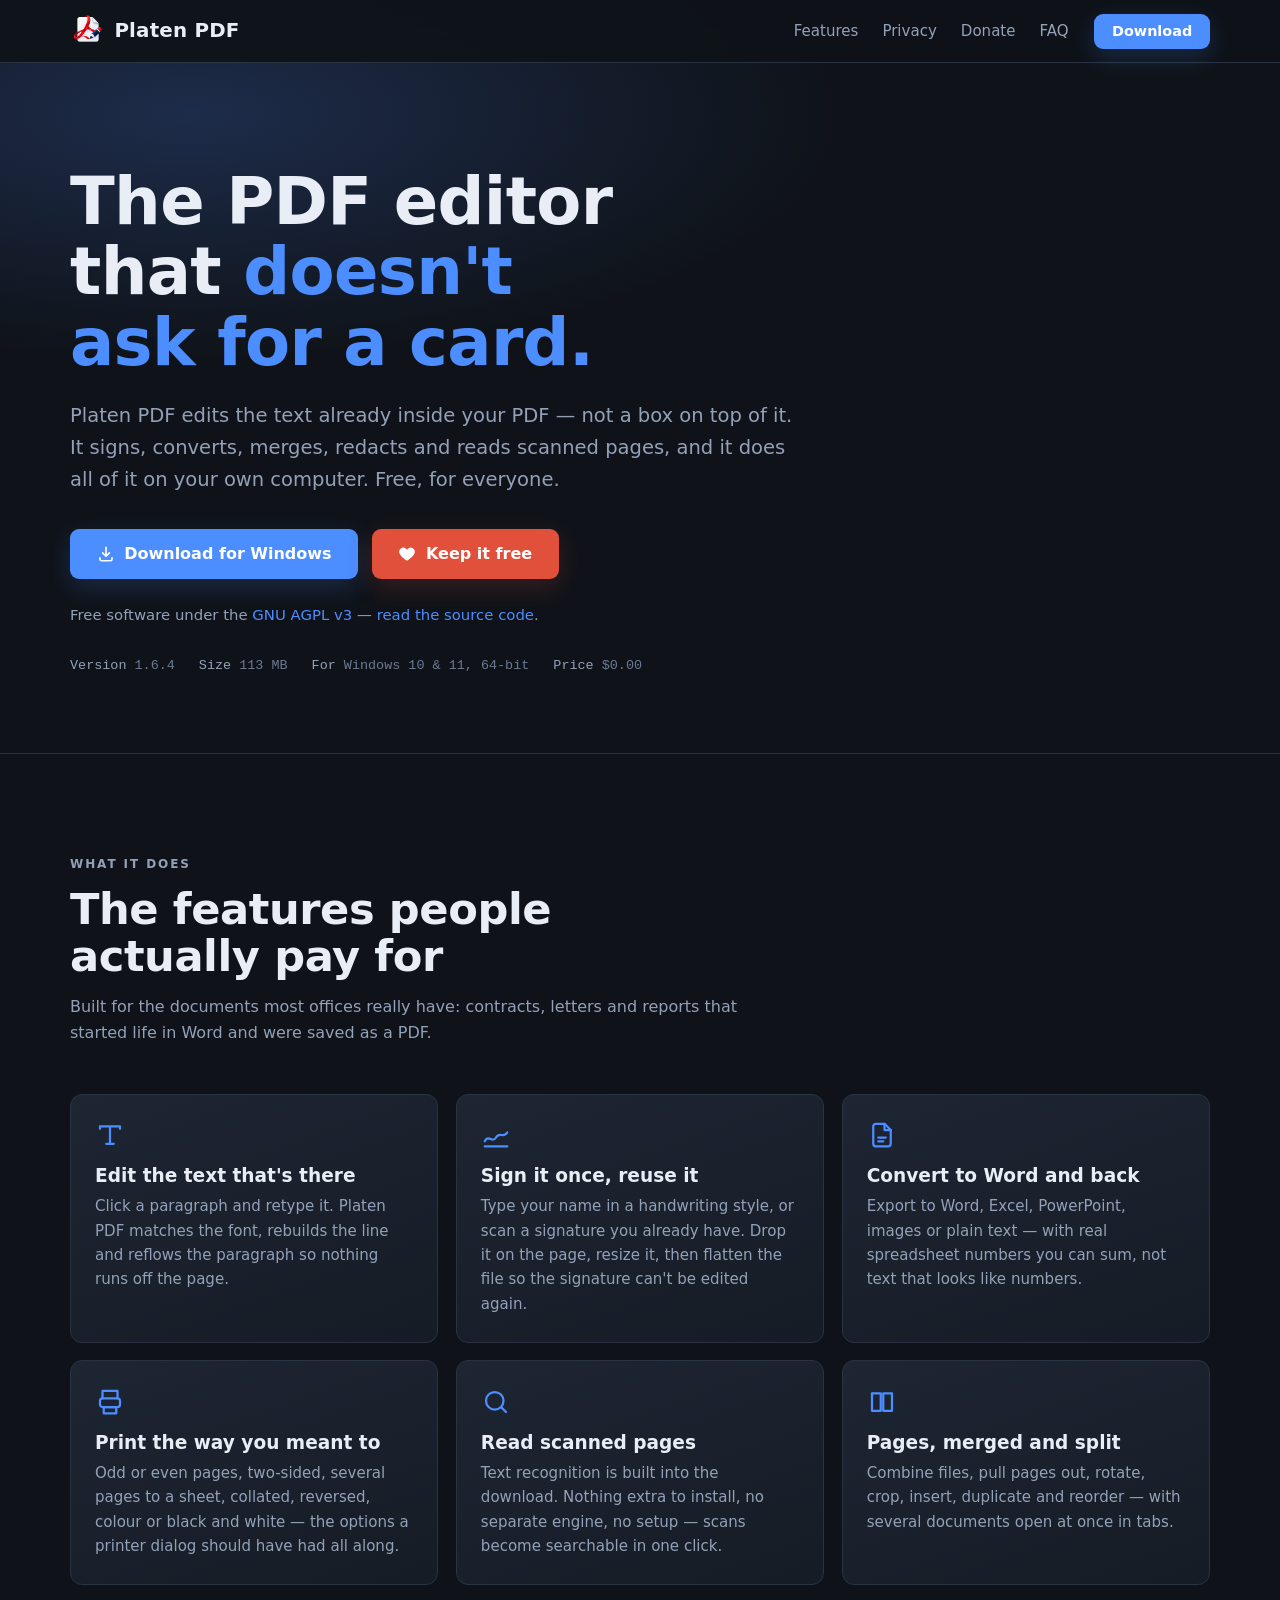
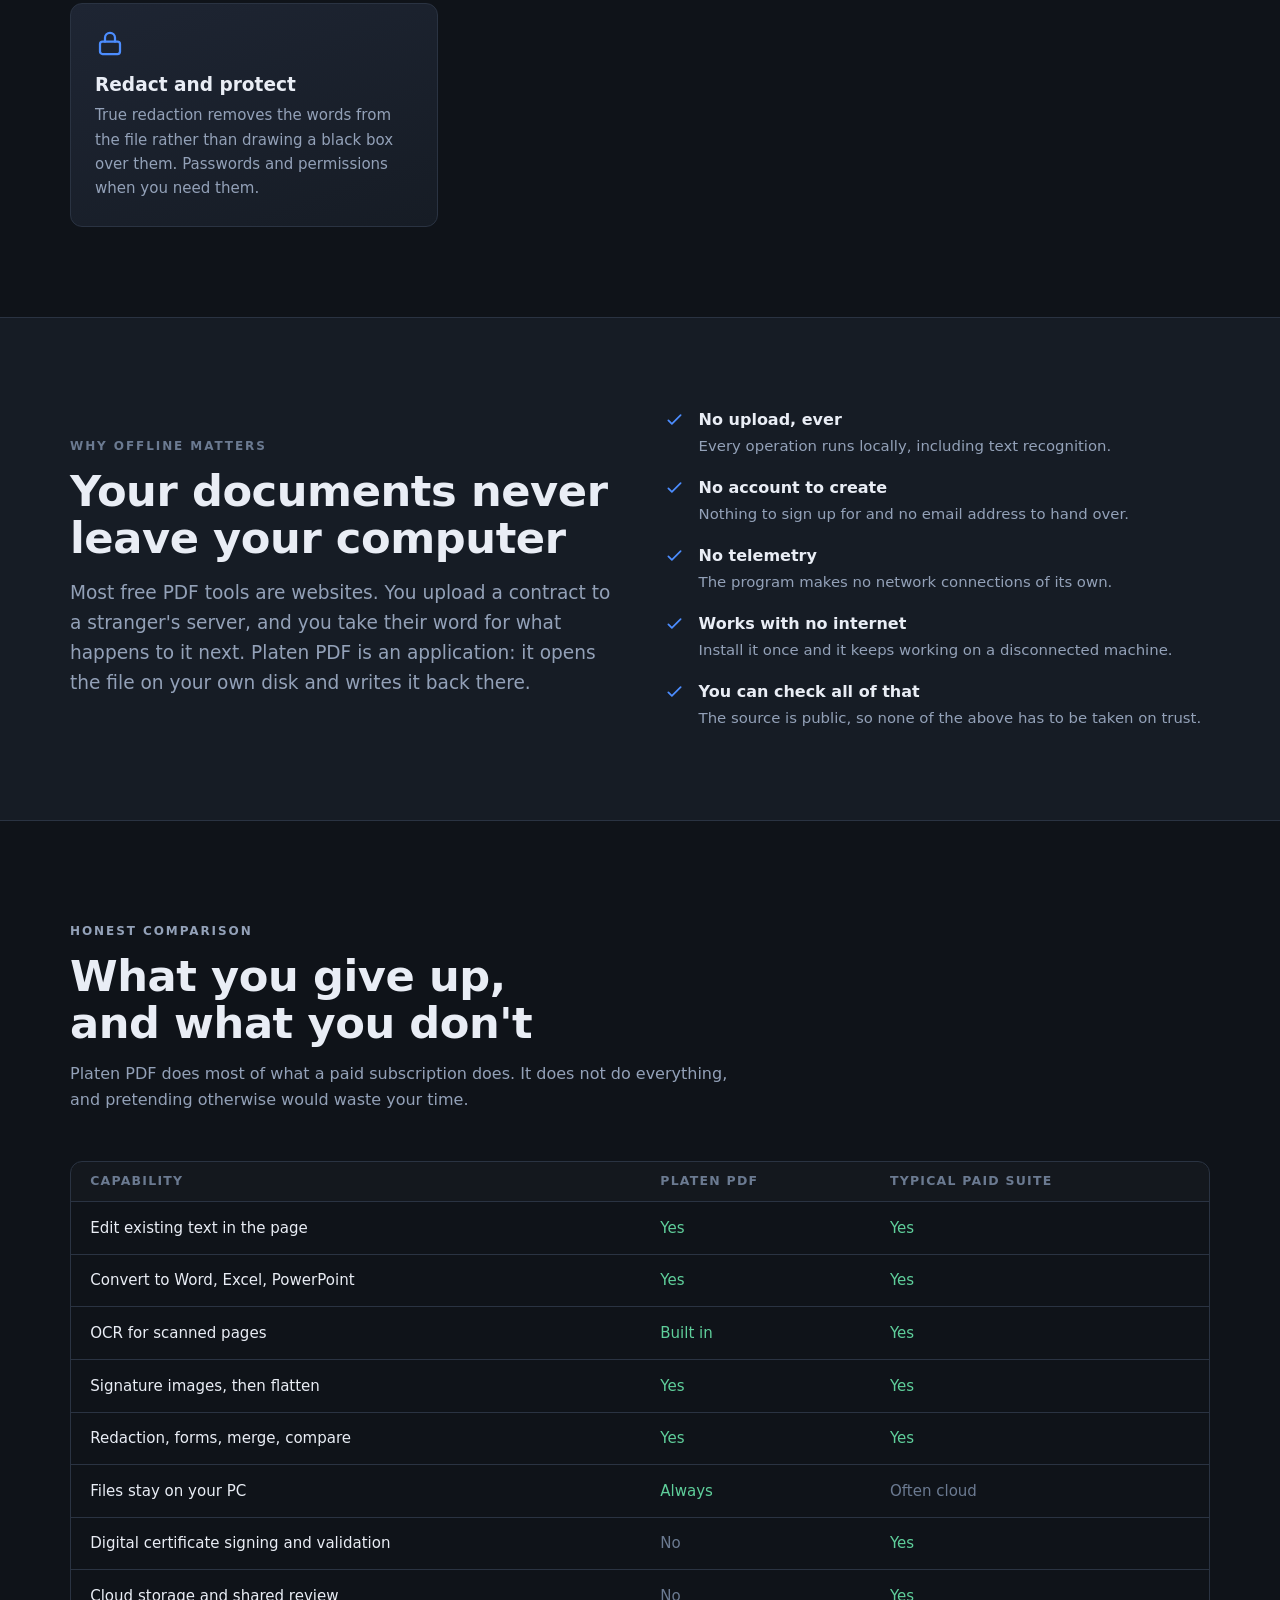
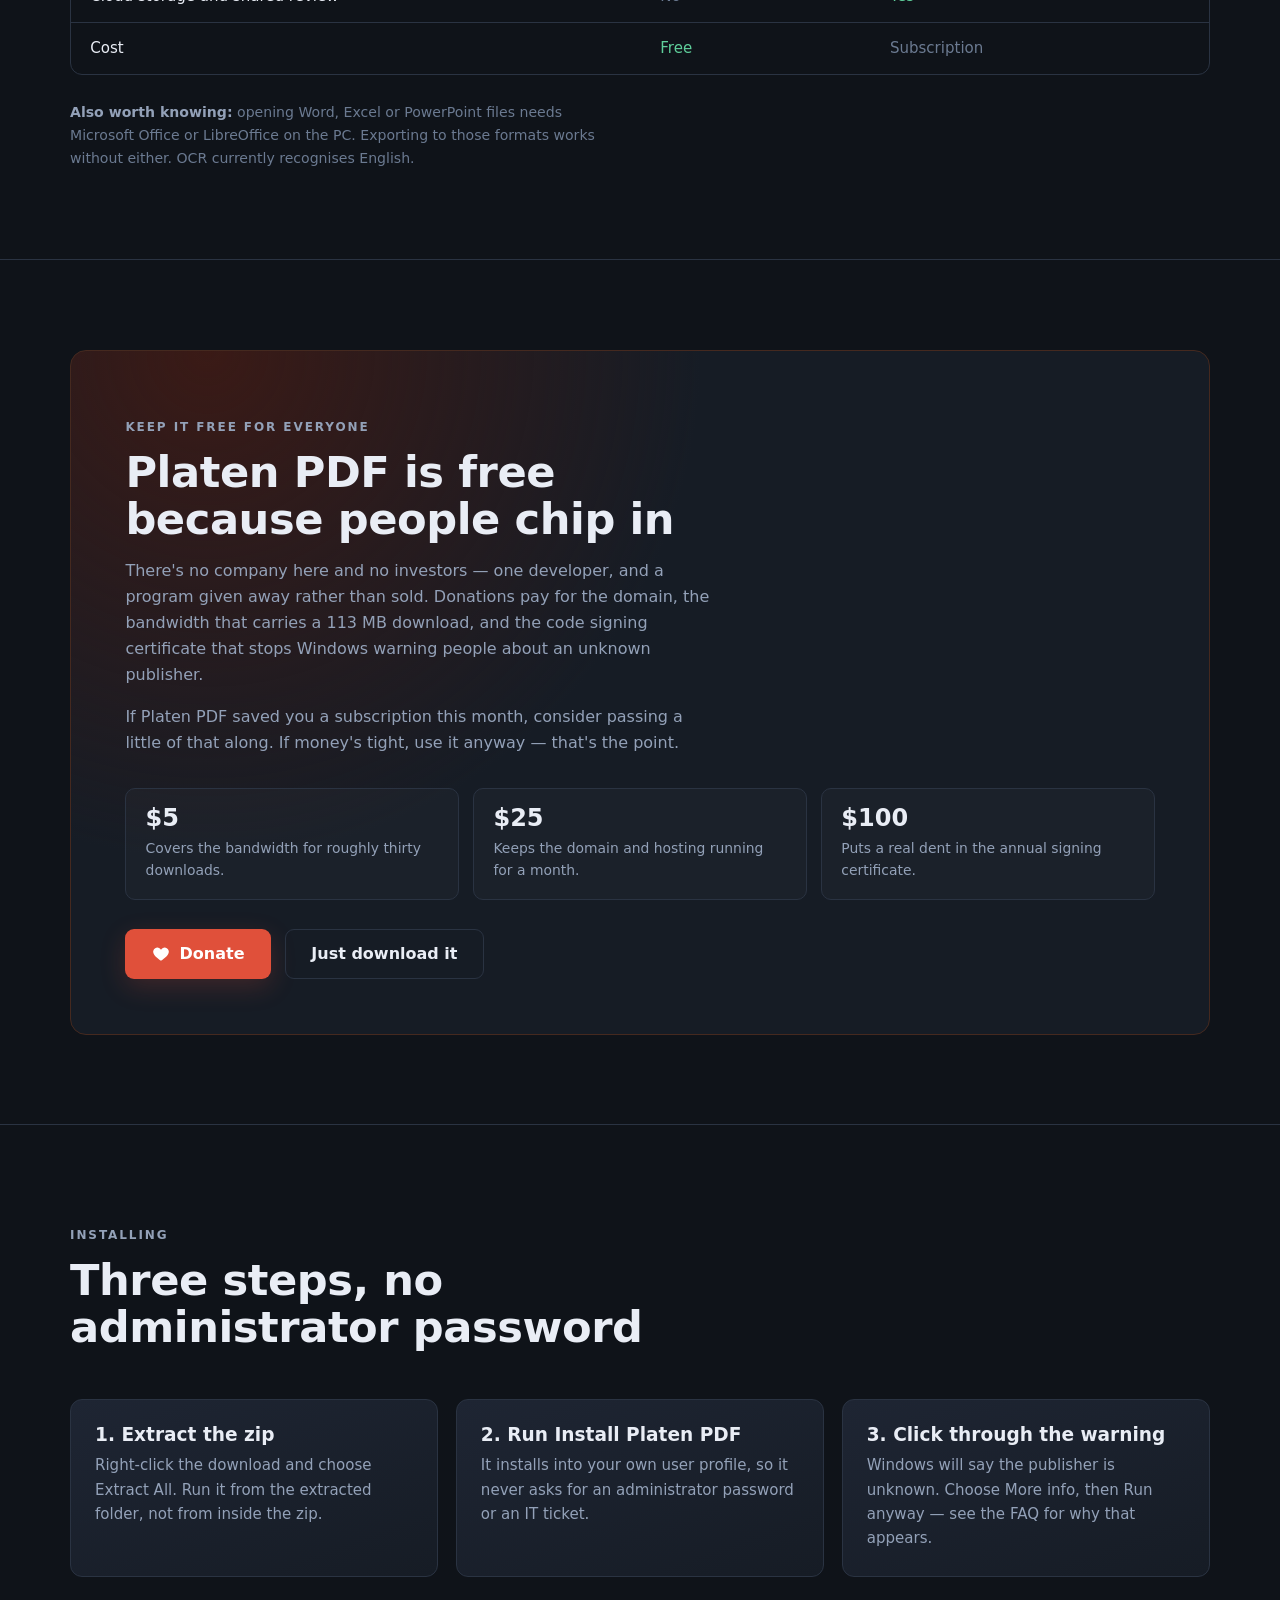
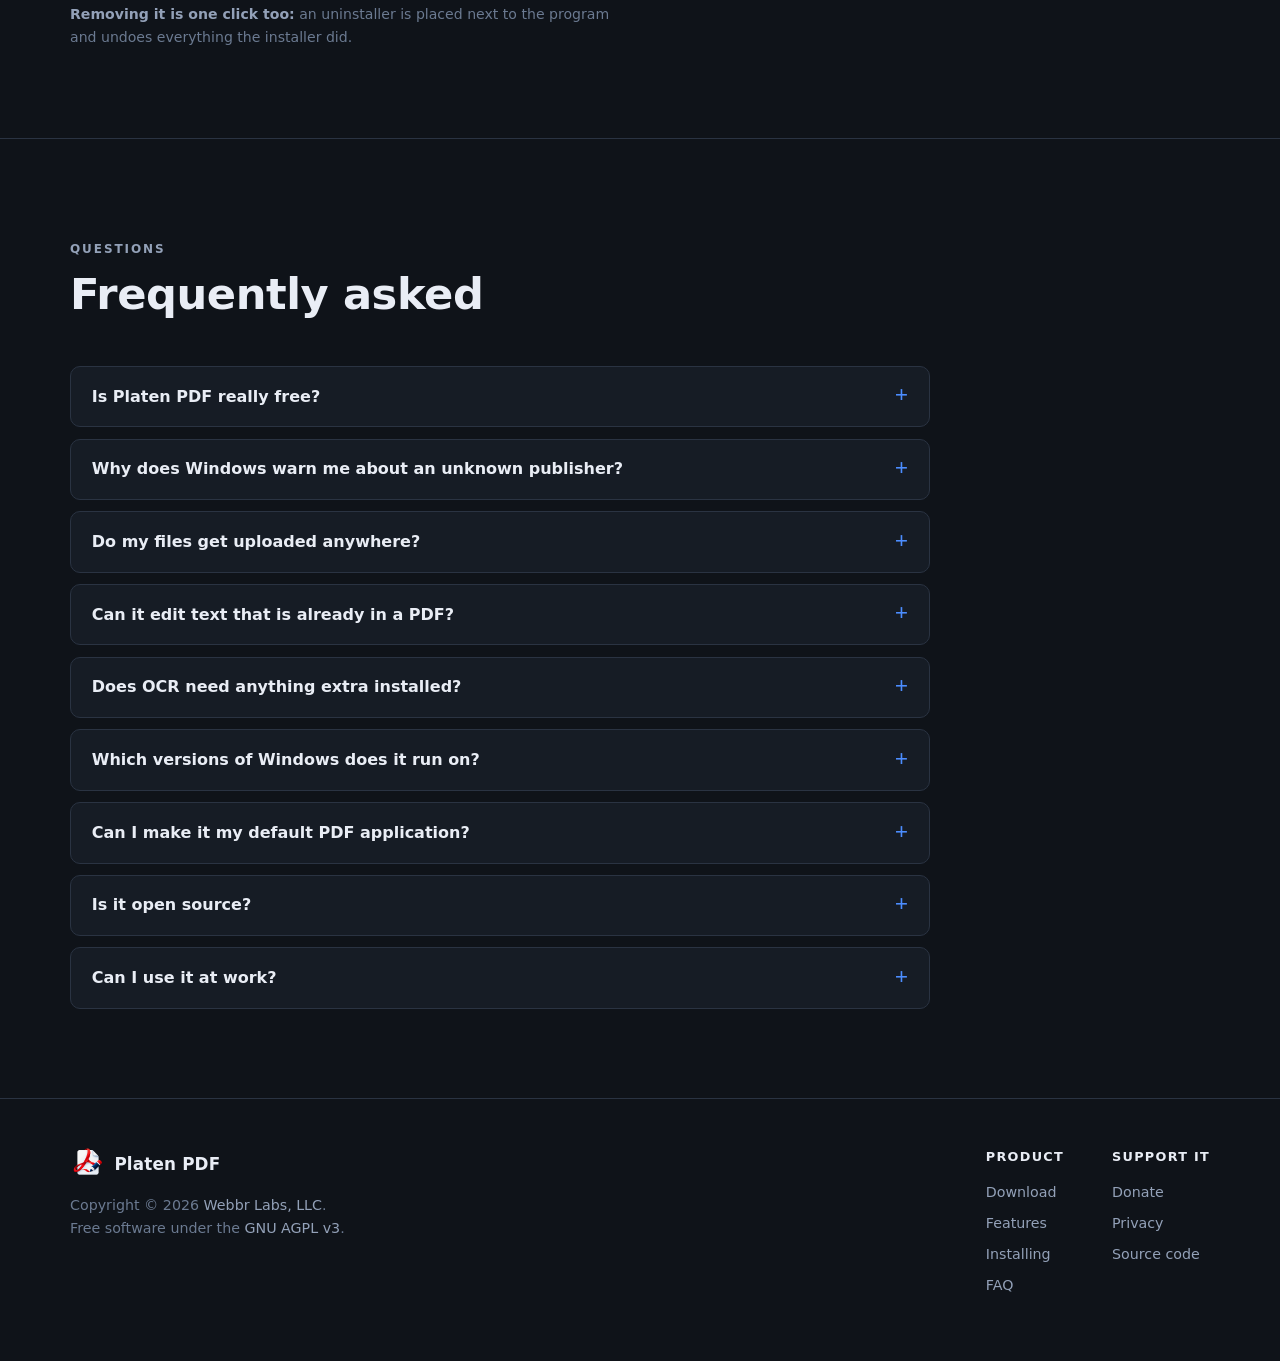
<file: site/index.html>
<!doctype html>
<html lang="en">
<head>
<meta charset="utf-8">
<meta name="viewport" content="width=device-width, initial-scale=1">

<title>Platen PDF — Free PDF Editor for Windows</title>
<meta name="description" content="A free PDF editor for Windows. Edit existing text directly in the page, sign documents, convert to Word, Excel and PowerPoint, and read scanned pages with built-in OCR. No subscription, no account, and no upload — every file stays on your own PC.">
<link rel="canonical" href="https://freepdf4you.com/">
<meta name="robots" content="index, follow, max-image-preview:large, max-snippet:-1">
<meta name="author" content="Webbr Labs, LLC">
<meta name="theme-color" content="#0f1319">
<meta name="application-name" content="Platen PDF">
<meta name="keywords" content="free pdf editor, pdf editor windows, edit pdf text, pdf to word, pdf ocr, sign pdf, offline pdf editor, pdf editor no subscription">

<meta property="og:type" content="website">
<meta property="og:site_name" content="Platen PDF">
<meta property="og:url" content="https://freepdf4you.com/">
<meta property="og:title" content="Platen PDF — Free PDF Editor for Windows">
<meta property="og:description" content="Edit PDF text in place, sign, convert and OCR. Free, offline, no subscription and no account. Your files never leave your PC.">
<meta property="og:image" content="https://freepdf4you.com/og-image.png">
<meta property="og:image:width" content="1200">
<meta property="og:image:height" content="630">
<meta property="og:image:alt" content="Platen PDF — a free PDF editor for Windows">
<meta property="og:locale" content="en_US">

<meta name="twitter:card" content="summary_large_image">
<meta name="twitter:title" content="Platen PDF — Free PDF Editor for Windows">
<meta name="twitter:description" content="Edit PDF text in place, sign, convert and OCR. Free, offline, no subscription. Your files never leave your PC.">
<meta name="twitter:image" content="https://freepdf4you.com/og-image.png">

<!-- sizes="any" belongs to scalable icons (SVG). Declaring it on an .ico makes
     Chrome skip the file and fall back to the generic globe, so the sizes here
     are the ones the file genuinely contains. -->
<link rel="icon" href="/favicon.ico" sizes="16x16 32x32 48x48">
<link rel="icon" type="image/png" sizes="32x32" href="/icon-32.png">
<link rel="icon" type="image/png" sizes="192x192" href="/icon-192.png">
<link rel="apple-touch-icon" sizes="180x180" href="/icon-180.png">

<style>
:root {
  --ink:    #0f1319;
  --slate:  #161c25;
  --raise:  #1e2533;
  --line:   #2a3342;
  --text:   #e9edf5;
  --muted:  #93a1b8;
  --dim:    #6b7a91;
  --blue:   #4c8dff;
  --seal:   #e0503a;
  --paper:  #f5f1e8;
  --paper-ink: #232018;

  --display: "Bahnschrift", "DIN Alternate", "Segoe UI Variable Display",
             "Segoe UI Semibold", system-ui, sans-serif;
  --body: "Segoe UI", system-ui, -apple-system, "Helvetica Neue", sans-serif;
  --mono: "Cascadia Mono", "Consolas", ui-monospace, monospace;

  --wrap: 1140px;
}

* { box-sizing: border-box; }
html { scroll-behavior: smooth; }
@media (prefers-reduced-motion: reduce) { html { scroll-behavior: auto; } }

body {
  margin: 0;
  background: var(--ink);
  color: var(--text);
  font: 16px/1.62 var(--body);
  -webkit-font-smoothing: antialiased;
  overflow-x: hidden;
}

h1, h2, h3 { font-family: var(--display); font-weight: 700; line-height: 1.08;
             letter-spacing: -.01em; text-wrap: balance; margin: 0; }
h1 { font-size: clamp(2.5rem, 5.4vw, 4.1rem); }
h2 { font-size: clamp(1.85rem, 3.6vw, 2.7rem); }
h3 { font-size: 1.16rem; letter-spacing: 0; }
p  { margin: 0; }
a  { color: var(--blue); text-decoration: none; }
a:hover { text-decoration: underline; }
:focus-visible { outline: 2px solid var(--blue); outline-offset: 3px; border-radius: 4px; }

.wrap { width: min(var(--wrap), calc(100% - 3rem)); margin-inline: auto; }
.eyebrow {
  font: 600 12px/1 var(--body); letter-spacing: .16em; text-transform: uppercase;
  color: var(--dim); margin-bottom: 1rem;
}
.lede { font-size: 1.16rem; color: var(--muted); max-width: 62ch; }

/* ---------- header ---------- */
header {
  position: sticky; top: 0; z-index: 50;
  background: #0f1319e8; backdrop-filter: blur(14px);
  border-bottom: 1px solid var(--line);
}
.bar { display: flex; align-items: center; gap: 1.6rem; padding: .85rem 0; }
.brand { display: flex; align-items: center; gap: .65rem; margin-right: auto; color: var(--text); }
.brand:hover { text-decoration: none; }
.brand img { width: 34px; height: 34px; display: block; }
.brand b { font: 700 1.24rem/1 var(--display); letter-spacing: .01em; }
nav { display: flex; gap: 1.5rem; }
nav a { color: var(--muted); font-size: .94rem; }
nav a:hover { color: var(--text); text-decoration: none; }

/* ---------- buttons ---------- */
.btn {
  display: inline-flex; align-items: center; gap: .6rem;
  font: 600 1rem/1 var(--body); padding: .95rem 1.6rem; border-radius: 9px;
  border: 1px solid transparent; cursor: pointer; transition: transform .14s, background .14s;
}
.btn:hover { text-decoration: none; transform: translateY(-1px); }
.btn-primary { background: var(--blue); color: #fff; box-shadow: 0 8px 26px #4c8dff33; }
.btn-primary:hover { background: #5f9bff; }
.btn-donate { background: var(--seal); color: #fff; box-shadow: 0 8px 26px #e0503a33; }
.btn-donate:hover { background: #ea6049; }
.btn-ghost { background: transparent; color: var(--text); border-color: var(--line); }
.btn-ghost:hover { border-color: #3d4b5f; background: #ffffff08; }
.btn-sm { padding: .58rem 1.05rem; font-size: .9rem; }
@media (prefers-reduced-motion: reduce) { .btn:hover { transform: none; } }

/* ---------- hero ---------- */
.hero { position: relative; padding: clamp(3.5rem, 8vw, 6.5rem) 0 clamp(3rem, 6vw, 5rem); }
.hero::before {
  content: ""; position: absolute; inset: -30% -20% auto -30%; height: 760px;
  background: radial-gradient(48% 46% at 30% 34%, #1d2c4a 0%, transparent 70%);
  pointer-events: none;
}
.hero .wrap { position: relative; }
.hero .wrap > div { max-width: 46rem; }
.hero h1 span { color: var(--blue); }
.hero .lede { margin-top: 1.4rem; font-size: 1.22rem; }
.cta { display: flex; flex-wrap: wrap; gap: .85rem; margin-top: 2.1rem; }
.specs {
  display: flex; flex-wrap: wrap; gap: 1.5rem; margin-top: 1.8rem;
  font: 400 .84rem/1.5 var(--mono); color: var(--dim);
}
.specs b { color: var(--muted); font-weight: 400; }
.sourceline { margin-top: 1.5rem; font-size: .93rem; color: var(--muted); }


/* ---------- sections ---------- */
section { padding: clamp(3.5rem, 7vw, 6rem) 0; border-top: 1px solid var(--line); }
.head { max-width: 66ch; margin-bottom: 3rem; }
.head p { margin-top: .9rem; color: var(--muted); }

.grid { display: grid; gap: 1.1rem; grid-template-columns: repeat(3, 1fr); }
.card {
  background: linear-gradient(160deg, var(--raise), var(--slate));
  border: 1px solid var(--line); border-radius: 12px; padding: 1.6rem 1.5rem;
  transition: border-color .16s, transform .16s;
}
.card:hover { border-color: #3a4a61; transform: translateY(-2px); }
@media (prefers-reduced-motion: reduce) { .card:hover { transform: none; } }
.card h3 { margin-bottom: .5rem; }
.card p { color: var(--muted); font-size: .94rem; }
.card .ic { width: 30px; height: 30px; margin-bottom: 1rem; color: var(--blue); }
.card .ic svg { width: 100%; height: 100%; display: block; }

/* ---------- privacy band ---------- */
.band { background: var(--slate); }
.band .wrap { display: grid; grid-template-columns: 1fr 1fr; gap: 3rem; align-items: center; }
.points { display: grid; gap: 1rem; }
.point { display: flex; gap: .85rem; align-items: flex-start; }
.point svg { width: 21px; height: 21px; flex: none; color: var(--blue); margin-top: 2px; }
.point b { display: block; font-weight: 600; }
.point span { color: var(--muted); font-size: .93rem; }

/* ---------- donate ---------- */
.donate {
  background:
    radial-gradient(70% 120% at 12% 0%, #3a1a16 0%, transparent 62%),
    var(--slate);
  border: 1px solid #45291f; border-radius: 16px;
  padding: clamp(2.2rem, 4.5vw, 3.4rem);
}
.donate h2 { max-width: 20ch; }
.donate p { color: var(--muted); margin-top: 1rem; max-width: 58ch; }
.tiers { display: grid; grid-template-columns: repeat(3, 1fr); gap: .9rem; margin: 2rem 0 1.8rem; }
.tier {
  border: 1px solid var(--line); border-radius: 10px; padding: 1.1rem 1.2rem;
  background: #ffffff06;
}
.tier b { font: 700 1.5rem/1 var(--display); display: block; color: var(--text); }
.tier span { font-size: .87rem; color: var(--muted); display: block; margin-top: .4rem; }

/* ---------- table ---------- */
.tablewrap { overflow-x: auto; border: 1px solid var(--line); border-radius: 12px; }
table { width: 100%; border-collapse: collapse; font-size: .94rem; min-width: 560px; }
th, td { padding: .85rem 1.2rem; text-align: left; border-bottom: 1px solid var(--line); }
thead th { font: 600 .78rem/1 var(--body); letter-spacing: .1em; text-transform: uppercase;
           color: var(--dim); background: #ffffff05; }
tbody tr:last-child td { border-bottom: 0; }
td.yes { color: #5fcf9b; } td.no { color: var(--dim); }
td:first-child { color: var(--text); }

/* ---------- faq ---------- */
.faq { display: grid; gap: .7rem; max-width: 860px; }
details {
  border: 1px solid var(--line); border-radius: 10px; background: var(--slate);
  padding: 1.05rem 1.3rem;
}
details[open] { border-color: #3a4a61; }
summary { cursor: pointer; font-weight: 600; list-style: none; display: flex;
          justify-content: space-between; gap: 1rem; align-items: center; }
summary::-webkit-details-marker { display: none; }
summary::after { content: "+"; color: var(--blue); font: 400 1.4rem/1 var(--mono); }
details[open] summary::after { content: "–"; }
details p { color: var(--muted); margin-top: .85rem; font-size: .95rem; }

/* ---------- footer ---------- */
footer { border-top: 1px solid var(--line); padding: 3rem 0 4rem; color: var(--dim); font-size: .89rem; }
footer .wrap { display: flex; flex-wrap: wrap; gap: 2rem 3rem; justify-content: space-between; }
footer a { color: var(--muted); }
footer .cols { display: flex; gap: 3rem; flex-wrap: wrap; }
footer .col { display: grid; gap: .5rem; align-content: start; }
footer .col b { color: var(--text); font-size: .8rem; letter-spacing: .1em;
                text-transform: uppercase; margin-bottom: .3rem; }

.note { font-size: .88rem; color: var(--dim); margin-top: 1.6rem; max-width: 62ch; }
.note b { color: var(--muted); font-weight: 600; }

@media (max-width: 900px) {
  .band .wrap { grid-template-columns: 1fr; }
  .grid, .tiers { grid-template-columns: 1fr; }
  nav { display: none; }
}
</style>
</head>
<body>

<header>
  <div class="wrap bar">
    <a class="brand" href="/">
      <img src="logo.png" alt="Platen PDF logo" width="34" height="34">
      <b>Platen PDF</b>
    </a>
    <nav>
      <a href="#features">Features</a>
      <a href="#privacy">Privacy</a>
      <a href="#donate">Donate</a>
      <a href="#faq">FAQ</a>
    </nav>
    <a class="btn btn-primary btn-sm" href="#download">Download</a>
  </div>
</header>

<main>

<div class="hero" id="download">
  <div class="wrap">
    <div>
      <h1>The PDF editor that <span>doesn't ask for a card.</span></h1>
      <p class="lede">Platen PDF edits the text already inside your PDF — not a box
        on top of it. It signs, converts, merges, redacts and reads scanned pages,
        and it does all of it on your own computer. Free, for everyone.</p>

      <div class="cta">
        <a class="btn btn-primary" href="https://github.com/david81te/Platen-PDF/releases/latest/download/PlatenPDF-Setup.zip">
          <svg width="18" height="18" viewBox="0 0 24 24" fill="none" stroke="currentColor" stroke-width="2.2" stroke-linecap="round" stroke-linejoin="round" aria-hidden="true"><path d="M12 3v12m0 0 4.5-4.5M12 15l-4.5-4.5M4 17v2a2 2 0 0 0 2 2h12a2 2 0 0 0 2-2v-2"/></svg>
          Download for Windows
        </a>
        <a class="btn btn-donate" href="#donate">
          <svg width="18" height="18" viewBox="0 0 24 24" fill="currentColor" aria-hidden="true"><path d="M12 21s-7.5-4.7-9.6-9A5.2 5.2 0 0 1 12 6.2 5.2 5.2 0 0 1 21.6 12c-2.1 4.3-9.6 9-9.6 9Z"/></svg>
          Keep it free
        </a>
      </div>

      <p class="sourceline">
        Free software under the
        <a href="https://www.gnu.org/licenses/agpl-3.0.html">GNU AGPL v3</a> —
        <a href="https://github.com/david81te/Platen-PDF">read the source code</a>.
      </p>

      <p class="specs">
        <span><b>Version</b> 1.6.4</span>
        <span><b>Size</b> 113 MB</span>
        <span><b>For</b> Windows 10 &amp; 11, 64-bit</span>
        <span><b>Price</b> $0.00</span>
      </p>
    </div>

  </div>
</div>

<section id="features">
  <div class="wrap">
    <div class="head">
      <p class="eyebrow">What it does</p>
      <h2>The features people actually pay for</h2>
      <p>Built for the documents most offices really have: contracts, letters and
         reports that started life in Word and were saved as a PDF.</p>
    </div>

    <div class="grid">
      <div class="card">
        <div class="ic"><svg viewBox="0 0 24 24" fill="none" stroke="currentColor" stroke-width="1.8" stroke-linecap="round" stroke-linejoin="round"><path d="M4 7V5h16v2M9 19h6M12 5v14"/></svg></div>
        <h3>Edit the text that's there</h3>
        <p>Click a paragraph and retype it. Platen PDF matches the font, rebuilds
           the line and reflows the paragraph so nothing runs off the page.</p>
      </div>
      <div class="card">
        <div class="ic"><svg viewBox="0 0 24 24" fill="none" stroke="currentColor" stroke-width="1.8" stroke-linecap="round" stroke-linejoin="round"><path d="M3 17c3-6 6 2 9-3s6 1 9-4"/><path d="M3 21h18"/></svg></div>
        <h3>Sign it once, reuse it</h3>
        <p>Type your name in a handwriting style, or scan a signature you already
           have. Drop it on the page, resize it, then flatten the file so the
           signature can't be edited again.</p>
      </div>
      <div class="card">
        <div class="ic"><svg viewBox="0 0 24 24" fill="none" stroke="currentColor" stroke-width="1.8" stroke-linecap="round" stroke-linejoin="round"><path d="M14 3H7a2 2 0 0 0-2 2v14a2 2 0 0 0 2 2h10a2 2 0 0 0 2-2V8z"/><path d="M14 3v5h5"/><path d="M9 14h6M9 17h4"/></svg></div>
        <h3>Convert to Word and back</h3>
        <p>Export to Word, Excel, PowerPoint, images or plain text — with real
           spreadsheet numbers you can sum, not text that looks like numbers.</p>
      </div>
      <div class="card">
        <div class="ic"><svg viewBox="0 0 24 24" fill="none" stroke="currentColor" stroke-width="1.8" stroke-linecap="round" stroke-linejoin="round"><path d="M6 9V3h12v6"/><rect x="4" y="9" width="16" height="7" rx="2"/><path d="M7 16h10v5H7z"/></svg></div>
        <h3>Print the way you meant to</h3>
        <p>Odd or even pages, two-sided, several pages to a sheet, collated,
           reversed, colour or black and white &mdash; the options a printer
           dialog should have had all along.</p>
      </div>
      <div class="card">
        <div class="ic"><svg viewBox="0 0 24 24" fill="none" stroke="currentColor" stroke-width="1.8" stroke-linecap="round" stroke-linejoin="round"><circle cx="11" cy="11" r="7"/><path d="m20 20-3.5-3.5"/></svg></div>
        <h3>Read scanned pages</h3>
        <p>Text recognition is built into the download. Nothing extra to install,
           no separate engine, no setup — scans become searchable in one click.</p>
      </div>
      <div class="card">
        <div class="ic"><svg viewBox="0 0 24 24" fill="none" stroke="currentColor" stroke-width="1.8" stroke-linecap="round" stroke-linejoin="round"><path d="M4 5h7v14H4zM13 5h7v14h-7z"/></svg></div>
        <h3>Pages, merged and split</h3>
        <p>Combine files, pull pages out, rotate, crop, insert, duplicate and
           reorder — with several documents open at once in tabs.</p>
      </div>
      <div class="card">
        <div class="ic"><svg viewBox="0 0 24 24" fill="none" stroke="currentColor" stroke-width="1.8" stroke-linecap="round" stroke-linejoin="round"><rect x="4" y="10" width="16" height="10" rx="2"/><path d="M8 10V7a4 4 0 0 1 8 0v3"/></svg></div>
        <h3>Redact and protect</h3>
        <p>True redaction removes the words from the file rather than drawing a
           black box over them. Passwords and permissions when you need them.</p>
      </div>
    </div>
  </div>
</section>

<section class="band" id="privacy">
  <div class="wrap">
    <div>
      <p class="eyebrow">Why offline matters</p>
      <h2>Your documents never leave your computer</h2>
      <p class="lede" style="margin-top:1rem">Most free PDF tools are websites. You
        upload a contract to a stranger's server, and you take their word for what
        happens to it next. Platen PDF is an application: it opens the file on your
        own disk and writes it back there.</p>
    </div>
    <div class="points">
      <div class="point">
        <svg viewBox="0 0 24 24" fill="none" stroke="currentColor" stroke-width="2" stroke-linecap="round" stroke-linejoin="round"><path d="m5 13 4 4L19 7"/></svg>
        <div><b>No upload, ever</b><span>Every operation runs locally, including text recognition.</span></div>
      </div>
      <div class="point">
        <svg viewBox="0 0 24 24" fill="none" stroke="currentColor" stroke-width="2" stroke-linecap="round" stroke-linejoin="round"><path d="m5 13 4 4L19 7"/></svg>
        <div><b>No account to create</b><span>Nothing to sign up for and no email address to hand over.</span></div>
      </div>
      <div class="point">
        <svg viewBox="0 0 24 24" fill="none" stroke="currentColor" stroke-width="2" stroke-linecap="round" stroke-linejoin="round"><path d="m5 13 4 4L19 7"/></svg>
        <div><b>No telemetry</b><span>The program makes no network connections of its own.</span></div>
      </div>
      <div class="point">
        <svg viewBox="0 0 24 24" fill="none" stroke="currentColor" stroke-width="2" stroke-linecap="round" stroke-linejoin="round"><path d="m5 13 4 4L19 7"/></svg>
        <div><b>Works with no internet</b><span>Install it once and it keeps working on a disconnected machine.</span></div>
      </div>
      <div class="point">
        <svg viewBox="0 0 24 24" fill="none" stroke="currentColor" stroke-width="2" stroke-linecap="round" stroke-linejoin="round"><path d="m5 13 4 4L19 7"/></svg>
        <div><b>You can check all of that</b><span>The source is public, so none of the above has to be taken on trust.</span></div>
      </div>
    </div>
  </div>
</section>

<section>
  <div class="wrap">
    <div class="head">
      <p class="eyebrow">Honest comparison</p>
      <h2>What you give up, and what you don't</h2>
      <p>Platen PDF does most of what a paid subscription does. It does not do
         everything, and pretending otherwise would waste your time.</p>
    </div>
    <div class="tablewrap">
      <table>
        <thead>
          <tr><th scope="col">Capability</th><th scope="col">Platen PDF</th><th scope="col">Typical paid suite</th></tr>
        </thead>
        <tbody>
          <tr><td>Edit existing text in the page</td><td class="yes">Yes</td><td class="yes">Yes</td></tr>
          <tr><td>Convert to Word, Excel, PowerPoint</td><td class="yes">Yes</td><td class="yes">Yes</td></tr>
          <tr><td>OCR for scanned pages</td><td class="yes">Built in</td><td class="yes">Yes</td></tr>
          <tr><td>Signature images, then flatten</td><td class="yes">Yes</td><td class="yes">Yes</td></tr>
          <tr><td>Redaction, forms, merge, compare</td><td class="yes">Yes</td><td class="yes">Yes</td></tr>
          <tr><td>Files stay on your PC</td><td class="yes">Always</td><td class="no">Often cloud</td></tr>
          <tr><td>Digital certificate signing and validation</td><td class="no">No</td><td class="yes">Yes</td></tr>
          <tr><td>Cloud storage and shared review</td><td class="no">No</td><td class="yes">Yes</td></tr>
          <tr><td>Cost</td><td class="yes">Free</td><td class="no">Subscription</td></tr>
        </tbody>
      </table>
    </div>
    <p class="note"><b>Also worth knowing:</b> opening Word, Excel or PowerPoint
      files needs Microsoft Office or LibreOffice on the PC. Exporting to those
      formats works without either. OCR currently recognises English.</p>
  </div>
</section>

<section id="donate">
  <div class="wrap">
    <div class="donate">
      <p class="eyebrow">Keep it free for everyone</p>
      <h2>Platen PDF is free because people chip in</h2>
      <p>There's no company here and no investors — one developer, and a program
         given away rather than sold. Donations pay for the domain, the bandwidth
         that carries a 113 MB download, and the code signing certificate that
         stops Windows warning people about an unknown publisher.</p>
      <p>If Platen PDF saved you a subscription this month, consider passing a
         little of that along. If money's tight, use it anyway — that's the point.</p>

      <div class="tiers">
        <div class="tier"><b>$5</b><span>Covers the bandwidth for roughly thirty downloads.</span></div>
        <div class="tier"><b>$25</b><span>Keeps the domain and hosting running for a month.</span></div>
        <div class="tier"><b>$100</b><span>Puts a real dent in the annual signing certificate.</span></div>
      </div>

      <div class="cta" style="margin-top:0">
        <a class="btn btn-donate" href="https://ko-fi.com/davidwillmore">
          <svg width="18" height="18" viewBox="0 0 24 24" fill="currentColor" aria-hidden="true"><path d="M12 21s-7.5-4.7-9.6-9A5.2 5.2 0 0 1 12 6.2 5.2 5.2 0 0 1 21.6 12c-2.1 4.3-9.6 9-9.6 9Z"/></svg>
          Donate
        </a>
        <a class="btn btn-ghost" href="#download">Just download it</a>
      </div>
    </div>
  </div>
</section>

<section id="install">
  <div class="wrap">
    <div class="head">
      <p class="eyebrow">Installing</p>
      <h2>Three steps, no administrator password</h2>
    </div>
    <div class="grid">
      <div class="card">
        <h3>1. Extract the zip</h3>
        <p>Right-click the download and choose Extract All. Run it from the
           extracted folder, not from inside the zip.</p>
      </div>
      <div class="card">
        <h3>2. Run Install Platen PDF</h3>
        <p>It installs into your own user profile, so it never asks for an
           administrator password or an IT ticket.</p>
      </div>
      <div class="card">
        <h3>3. Click through the warning</h3>
        <p>Windows will say the publisher is unknown. Choose More info, then Run
           anyway — see the FAQ for why that appears.</p>
      </div>
    </div>
    <p class="note"><b>Removing it is one click too:</b> an uninstaller is placed
      next to the program and undoes everything the installer did.</p>
  </div>
</section>

<section id="faq">
  <div class="wrap">
    <div class="head">
      <p class="eyebrow">Questions</p>
      <h2>Frequently asked</h2>
    </div>
    <div class="faq">
      <details>
        <summary>Is Platen PDF really free?</summary>
        <p>Yes. There is no trial, no watermark, no page limit, no account and no
           upsell. Donations are voluntary and change nothing about what you get.</p>
      </details>
      <details>
        <summary>Why does Windows warn me about an unknown publisher?</summary>
        <p>Because the download is not code-signed. A signing certificate costs
           several hundred dollars a year from a certificate authority, and paying
           for one is exactly what donations are for. Until then, choose More info
           and then Run anyway. The warning is about the absence of a paid
           certificate, not about anything found in the file.</p>
      </details>
      <details>
        <summary>Do my files get uploaded anywhere?</summary>
        <p>No. Platen PDF is a desktop application and every operation — editing,
           conversion, OCR, signing — happens on your own PC. The program makes no
           network connections of its own, and it keeps working with the internet
           disconnected.</p>
      </details>
      <details>
        <summary>Can it edit text that is already in a PDF?</summary>
        <p>Yes, and that is the feature it was built around. Click a paragraph and
           retype it; Platen PDF matches the existing font, redraws the line and
           rewraps the paragraph. It works best on PDFs exported from Word, which
           is what most office documents are. Rotated and vertical text is refused
           rather than mangled.</p>
      </details>
      <details>
        <summary>Does OCR need anything extra installed?</summary>
        <p>No. The recognition engine and its models are inside the download.
           Nothing to install separately and no configuration. It currently
           recognises English.</p>
      </details>
      <details>
        <summary>Which versions of Windows does it run on?</summary>
        <p>64-bit Windows 10 and Windows 11. It needs the Microsoft Edge WebView2
           runtime, which both already include; if it is missing, the program says
           so and links to the free Microsoft installer. There is no macOS, Linux
           or ARM build.</p>
      </details>
      <details>
        <summary>Can I make it my default PDF application?</summary>
        <p>Yes. The installer adds Platen PDF to the Open with list, and
           File &gt; Set as default PDF app takes you to the Windows screen where
           you confirm it. Windows deliberately does not let any program make
           itself the default without you choosing it.</p>
      </details>
      <details>
        <summary>Is it open source?</summary>
        <p>Yes. Platen PDF is released under the GNU Affero General Public
           License v3, and the complete source is at
           <a href="https://github.com/david81te/Platen-PDF">github.com/david81te/Platen-PDF</a>.
           You are free to read it, build it yourself, modify it and pass it on,
           provided anything you pass on stays under the same licence.</p>
      </details>
      <details>
        <summary>Can I use it at work?</summary>
        <p>Yes. It installs per-user with no administrator rights, writes nothing
           outside your user profile, and needs no network access — which is
           usually what a locked-down machine cares about.</p>
      </details>
    </div>
  </div>
</section>

</main>

<footer>
  <div class="wrap">
    <div>
      <a class="brand" href="/" style="margin-bottom:.8rem">
        <img src="logo.png" alt="" width="28" height="28">
        <b style="font-size:1.05rem">Platen PDF</b>
      </a>
      <p>Copyright &copy; 2026 <a href="https://webbr-labs.com">Webbr Labs, LLC</a>.<br>
         Free software under the
         <a href="https://www.gnu.org/licenses/agpl-3.0.html">GNU AGPL v3</a>.</p>
    </div>
    <div class="cols">
      <div class="col">
        <b>Product</b>
        <a href="#download">Download</a>
        <a href="#features">Features</a>
        <a href="#install">Installing</a>
        <a href="#faq">FAQ</a>
      </div>
      <div class="col">
        <b>Support it</b>
        <a href="#donate">Donate</a>
        <a href="#privacy">Privacy</a>
        <a href="https://github.com/david81te/Platen-PDF">Source code</a>
      </div>
    </div>
  </div>
</footer>

<script type="application/ld+json">
{
  "@context": "https://schema.org",
  "@graph": [
    {
      "@type": "WebSite",
      "@id": "https://freepdf4you.com/#website",
      "url": "https://freepdf4you.com/",
      "name": "Platen PDF",
      "description": "A free PDF editor for Windows that works entirely offline.",
      "inLanguage": "en-US",
      "publisher": { "@id": "https://freepdf4you.com/#org" }
    },
    {
      "@type": "Organization",
      "@id": "https://freepdf4you.com/#org",
      "name": "Webbr Labs, LLC",
      "url": "https://webbr-labs.com",
      "logo": "https://freepdf4you.com/logo.png"
    },
    {
      "@type": "SoftwareApplication",
      "@id": "https://freepdf4you.com/#app",
      "name": "Platen PDF",
      "alternateName": "Platen PDF free PDF editor",
      "description": "A free PDF editor for Windows. Edit existing text directly in the page, add reusable signature images and flatten them, convert to Word, Excel and PowerPoint, run built-in OCR on scanned pages, merge and split documents, redact text and fill forms. Everything runs locally; no file is ever uploaded.",
      "applicationCategory": "BusinessApplication",
      "applicationSubCategory": "PDF Editor",
      "operatingSystem": "Windows 10, Windows 11 (64-bit)",
      "softwareVersion": "1.6.4",
      "fileSize": "113 MB",
      "downloadUrl": "https://github.com/david81te/Platen-PDF/releases/latest/download/PlatenPDF-Setup.zip",
      "installUrl": "https://freepdf4you.com/#download",
      "url": "https://freepdf4you.com/",
      "image": "https://freepdf4you.com/og-image.png",
      "screenshot": "https://freepdf4you.com/og-image.png",
      "inLanguage": "en-US",
      "author": { "@id": "https://freepdf4you.com/#org" },
      "isAccessibleForFree": true,
      "license": "https://www.gnu.org/licenses/agpl-3.0.html",
      "codeRepository": "https://github.com/david81te/Platen-PDF",
      "offers": {
        "@type": "Offer",
        "price": "0",
        "priceCurrency": "USD",
        "availability": "https://schema.org/InStock"
      },
      "featureList": [
        "Edit existing PDF text in place with font matching and paragraph reflow",
        "Typed or scanned signatures that can be flattened so they cannot be edited",
        "Printing with odd or even pages, two-sided, pages per sheet, collation and reverse order",
        "Convert PDF to Word, Excel, PowerPoint, images and plain text",
        "Built-in OCR for scanned pages with no separate engine to install",
        "Merge, split, extract, rotate, crop and reorder pages",
        "Two documents side by side, by dragging a tab to the edge of the window",
        "Tick boxes on printed forms that have no form field behind them",
        "True redaction that removes text rather than covering it",
        "Fill in forms by typing on the page, with working tick boxes and radio buttons",
        "Compare two PDFs and mark up the differences",
        "Watermarks, page numbers, headers and footers",
        "Password protection and permissions",
        "Works entirely offline with no account and no upload"
      ],
      "softwareRequirements": "64-bit Windows 10 or 11 with Microsoft Edge WebView2"
    },
    {
      "@type": "FAQPage",
      "@id": "https://freepdf4you.com/#faq",
      "mainEntity": [
        { "@type": "Question", "name": "Is Platen PDF really free?",
          "acceptedAnswer": { "@type": "Answer", "text": "Yes. There is no trial, no watermark, no page limit, no account and no upsell. Donations are voluntary and change nothing about what you get." } },
        { "@type": "Question", "name": "Why does Windows warn me about an unknown publisher?",
          "acceptedAnswer": { "@type": "Answer", "text": "Because the download is not code-signed. A signing certificate costs several hundred dollars a year, which is what donations go toward. Choose More info and then Run anyway. The warning is about the absence of a paid certificate, not about anything found in the file." } },
        { "@type": "Question", "name": "Do my files get uploaded anywhere?",
          "acceptedAnswer": { "@type": "Answer", "text": "No. Platen PDF is a desktop application and every operation, including editing, conversion, OCR and signing, happens on your own PC. The program makes no network connections of its own and keeps working with the internet disconnected." } },
        { "@type": "Question", "name": "Can it edit text that is already in a PDF?",
          "acceptedAnswer": { "@type": "Answer", "text": "Yes. Click a paragraph and retype it; Platen PDF matches the existing font, redraws the line and rewraps the paragraph. It works best on PDFs exported from Word. Rotated and vertical text is refused rather than mangled." } },
        { "@type": "Question", "name": "Does OCR need anything extra installed?",
          "acceptedAnswer": { "@type": "Answer", "text": "No. The recognition engine and its models are inside the download. It currently recognises English." } },
        { "@type": "Question", "name": "Which versions of Windows does it run on?",
          "acceptedAnswer": { "@type": "Answer", "text": "64-bit Windows 10 and Windows 11, using the Microsoft Edge WebView2 runtime that both already include. There is no macOS, Linux or ARM build." } },
        { "@type": "Question", "name": "Can I make it my default PDF application?",
          "acceptedAnswer": { "@type": "Answer", "text": "Yes. The installer adds Platen PDF to the Open with list, and File > Set as default PDF app opens the Windows screen where you confirm the choice." } },
        { "@type": "Question", "name": "Is Platen PDF open source?",
          "acceptedAnswer": { "@type": "Answer", "text": "Yes. Platen PDF is released under the GNU Affero General Public License v3 and the complete source code is published at https://github.com/david81te/Platen-PDF. You are free to read it, build it yourself, modify it and redistribute it, provided anything you pass on stays under the same licence." } },
        { "@type": "Question", "name": "Can I use it at work?",
          "acceptedAnswer": { "@type": "Answer", "text": "Yes. It installs per-user with no administrator rights, writes nothing outside your user profile and needs no network access." } }
      ]
    }
  ]
}
</script>

</body>
</html>
</file>
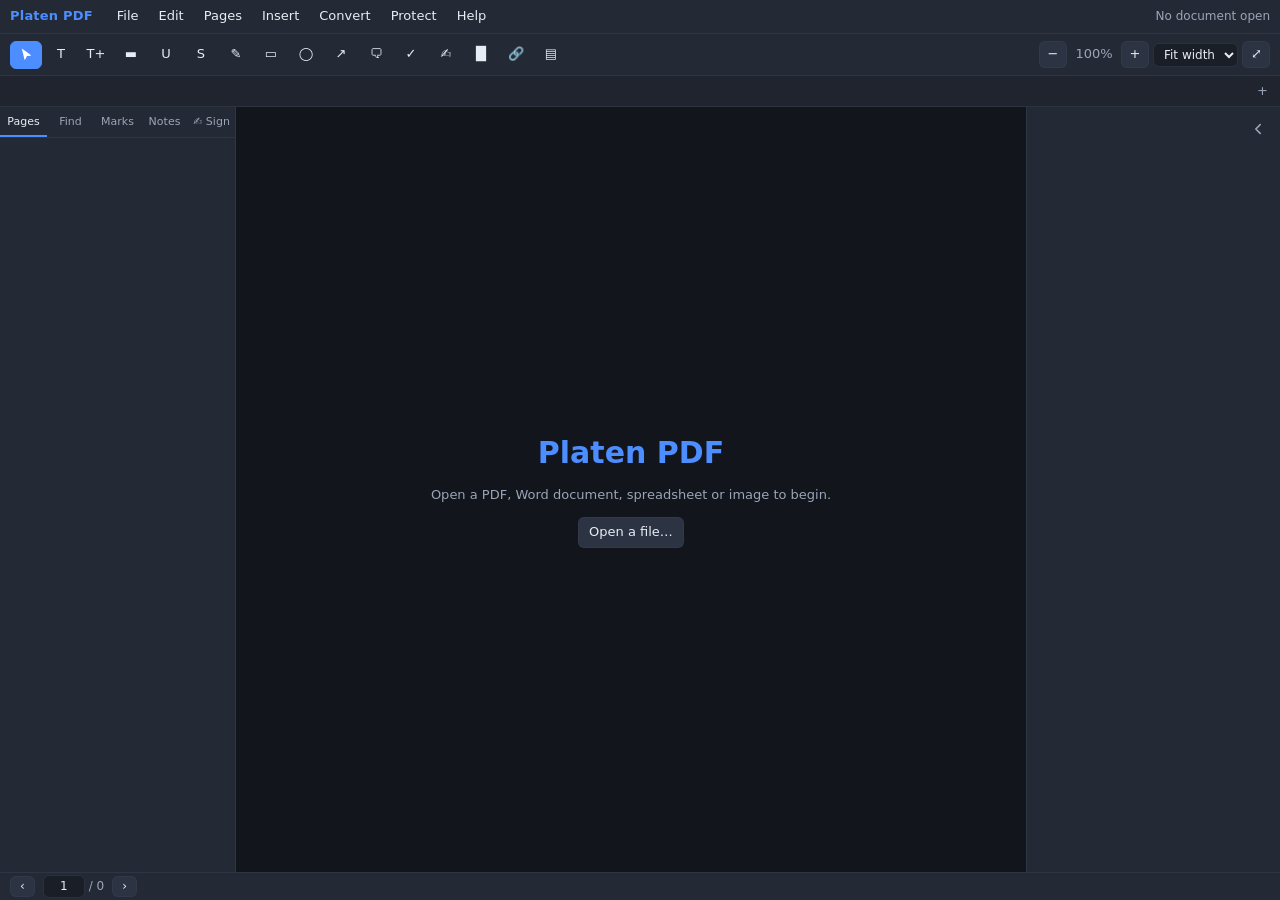
<file: ui/index.html>
<!DOCTYPE html>
<html lang="en">
<head>
<meta charset="utf-8">
<title>Platen PDF</title>
<link rel="stylesheet" href="styles.css">
</head>
<body>

<div id="menubar">
  <div class="brand">Platen&nbsp;PDF</div>
  <nav>
    <div class="menu" data-menu="file"><span>File</span>
      <ul>
        <li data-act="open">Open…<em>Ctrl+O</em></li>
        <li data-act="create">New from files…</li>
        <li class="sep"></li>
        <li data-act="save">Save<em>Ctrl+S</em></li>
        <li data-act="saveas">Save As…</li>
        <li class="sep"></li>
        <li class="sep"></li>
        <li data-act="print">Print…<em>Ctrl+P</em></li>
        <li class="sep"></li>
        <li data-act="props">Document properties…</li>
        <li data-act="defaultapp">Set as default PDF app…</li>
        <li data-act="close">Close document</li>
      </ul>
    </div>
    <div class="menu" data-menu="edit"><span>Edit</span>
      <ul>
        <li data-act="undo">Undo<em>Ctrl+Z</em></li>
        <li data-act="redo">Redo<em>Ctrl+Y</em></li>
        <li class="sep"></li>
        <li data-act="find">Find…<em>Ctrl+F</em></li>
        <li data-act="replace">Find &amp; replace…</li>
        <li class="sep"></li>
        <li data-act="compare">Compare with…</li>
      </ul>
    </div>
    <div class="menu" data-menu="pages"><span>Pages</span>
      <ul>
        <li data-act="rotateL">Rotate left</li>
        <li data-act="rotateR">Rotate right</li>
        <li data-act="insert">Insert blank page…</li>
        <li data-act="duplicate">Duplicate page</li>
        <li data-act="delete">Delete page</li>
        <li class="sep"></li>
        <li data-act="merge">Merge files…</li>
        <li data-act="mergetab">Merge an open tab…</li>
        <li data-act="split">Split document…</li>
        <li data-act="extract">Extract pages…</li>
        <li class="sep"></li>
        <li data-act="cropstart">Crop page…</li>
        <li data-act="cropreset">Reset crop</li>
      </ul>
    </div>
    <div class="menu" data-menu="insert"><span>Insert</span>
      <ul>
        <li data-act="watermark">Watermark…</li>
        <li data-act="wmimage">Image watermark…</li>
        <li data-act="numbers">Page numbers…</li>
        <li data-act="headfoot">Header and footer…</li>
        <li data-act="bates">Bates numbering…</li>
        <li data-act="bg">Background colour…</li>
        <li class="sep"></li>
        <li data-act="signature">Signature…</li>
        <li data-act="image">Image…</li>
        <li data-act="bookmarks">Bookmarks…</li>
      </ul>
    </div>
    <div class="menu" data-menu="convert"><span>Convert</span>
      <ul>
        <li data-act="docx">To Word (.docx)…</li>
        <li data-act="xlsx">To Excel (.xlsx)…</li>
        <li data-act="pptx">To PowerPoint (.pptx)…</li>
        <li data-act="images">To images…</li>
        <li data-act="text">To plain text…</li>
        <li class="sep"></li>
        <li data-act="ocr">Recognise text (OCR)…</li>
        <li data-act="compress">Compress…</li>
      </ul>
    </div>
    <div class="menu" data-menu="protect"><span>Protect</span>
      <ul>
        <li data-act="protect">Encrypt with password…</li>
        <li data-act="unprotect">Save unprotected copy…</li>
        <li class="sep"></li>
        <li data-act="flatten">Flatten annotations</li>
        <li data-act="flattenforms">Flatten form fields</li>
        <li class="sep"></li>
        <li data-act="redactapply">Apply redactions</li>
        <li data-act="redactclear">Clear redaction marks</li>
      </ul>
    </div>
    <div class="menu" data-menu="help"><span>Help</span>
      <ul>
        <li data-act="updates">Check for updates…</li>
        <li data-act="about">About Platen PDF</li>
      </ul>
    </div>
  </nav>
  <div class="docname" id="docname">No document open</div>
</div>

<div id="toolbar">
  <div class="tools">
    <button class="tool active" data-tool="select" title="Select"><svg viewBox="0 0 16 16" width="15" height="15" aria-hidden="true"><path d="M3 1.6 12.6 8.4a.45.45 0 0 1-.2.82l-3.9.5-1.9 3.6a.45.45 0 0 1-.85-.15L3 1.6Z" fill="currentColor"/></svg></button>
    <button class="tool" data-tool="text" title="Edit text">T</button>
    <button class="tool" data-tool="addtext" title="Add text box">T+</button>
    <button class="tool" data-tool="highlight" title="Highlight">▬</button>
    <button class="tool" data-tool="underline" title="Underline">U</button>
    <button class="tool" data-tool="strikeout" title="Strike through">S</button>
    <button class="tool" data-tool="ink" title="Draw">✎</button>
    <button class="tool" data-tool="rect" title="Rectangle">▭</button>
    <button class="tool" data-tool="circle" title="Ellipse">◯</button>
    <button class="tool" data-tool="arrow" title="Arrow">↗</button>
    <button class="tool" data-tool="note" title="Sticky note">🗨</button>
    <button class="tool" data-tool="stamp" title="Stamp">✓</button>
    <button class="tool" data-tool="sign" title="Place signature">✍</button>
    <button class="tool" data-tool="redact" title="Mark for redaction">█</button>
    <button class="tool" data-tool="link" title="Add link">🔗</button>
    <button class="tool" data-tool="field" title="Add form field">▤</button>
  </div>
  <div class="spacer"></div>
  <div class="zoombox">
    <button id="zoomout" title="Zoom out">−</button>
    <span id="zoomlabel">100%</span>
    <button id="zoomin" title="Zoom in">+</button>
    <select id="zoompick" title="Zoom">
      <option value="width">Fit width</option>
      <option value="page">Fit page</option>
      <option value="0.5">50%</option>
      <option value="0.75">75%</option>
      <option value="1">100%</option>
      <option value="1.25">125%</option>
      <option value="1.5">150%</option>
      <option value="2">200%</option>
      <option value="fixed" hidden>Custom</option>
    </select>
    <button id="zoomfit" title="Toggle fit width / fit page">⤢</button>
  </div>
</div>

<div id="tabbar">
  <div id="tabs"></div>
  <button id="tabadd" title="Open another document">+</button>
</div>

<div id="main">
  <aside id="sidebar">
    <div class="tabs">
      <button class="tab active" data-pane="thumbs">Pages</button>
      <button class="tab" data-pane="find">Find</button>
      <button class="tab" data-pane="outline">Marks</button>
      <button class="tab" data-pane="comments">Notes</button>
      <button class="tab" data-pane="sigs">✍ Sign</button>
    </div>
    <div class="pane active" id="pane-thumbs"></div>
    <div class="pane" id="pane-find">
      <div class="findbar">
        <input id="findq" type="text" placeholder="Search the document…" autocomplete="off">
        <label class="findopt"><input type="checkbox" id="findcase"> Match case</label>
        <div class="findnav">
          <button id="findprev" title="Previous">‹</button>
          <span id="findcount">Type to search</span>
          <button id="findnext" title="Next">›</button>
        </div>
      </div>
      <div id="findlist"></div>
    </div>
    <div class="pane" id="pane-outline"></div>
    <div class="pane" id="pane-comments"></div>
    <div class="pane" id="pane-sigs">
      <div id="account-strip"></div>
      <div class="sig-actions">
        <button id="sig-type">Type a signature…</button>
        <button id="sig-add">Add an image…</button>
      </div>
      <div id="sig-list"></div>
      <p class="hint">Pick a signature, choose the <b>✍</b> tool, then drag a
      box on the page. Signatures are drawn into the page itself, so once the
      file is saved they cannot be moved or deleted.</p>
    </div>
  </aside>

  <div id="panes">
   <section class="vpane" data-pane="0">
    <div class="viewer" id="viewer">
    <div class="stage" id="stage">
      <div class="pagewrap" id="pagewrap">
        <img class="pageimg" id="pageimg" alt="">
        <div class="overlay" id="overlay"></div>
        <canvas class="scratch" id="scratch"></canvas>
      </div>
    </div>
    <div class="empty" id="empty">
      <h1>Platen PDF</h1>
      <p>Open a PDF, Word document, spreadsheet or image to begin.</p>
      <button id="empty-open">Open a file…</button>
    </div>
  </div>
   </section>
  </div>


  <aside id="inspector">
    <button id="insp-toggle" title="Hide panel" aria-expanded="true" aria-controls="insp-body">
      <svg viewBox="0 0 16 16" width="14" height="14" aria-hidden="true"><path d="M10.5 3 5.5 8l5 5" fill="none" stroke="currentColor" stroke-width="1.8" stroke-linecap="round" stroke-linejoin="round"/></svg>
    </button>
    <div id="insp-body"></div>
  </aside>
</div>

<div id="statusbar">
  <button id="prev">‹</button>
  <span><input id="pagenum" type="text" value="1" size="3"> / <span id="pagetotal">0</span></span>
  <button id="next">›</button>
  <div class="spacer"></div>
  <div id="status"></div>
</div>

<div id="modal-back"><div id="modal"></div></div>
<div id="toast"></div>
<div id="busy"><div class="spinner"></div><span id="busytext">Working…</span></div>

<script src="app.js"></script>
</body>
</html>
</file>
<file: ui/styles.css>
:root {
  --bg: #1b1f27;
  --panel: #242a35;
  --panel-2: #2c3342;
  --line: #39415280;
  --ink: #e8ecf4;
  --muted: #9aa5b8;
  --accent: #4c8dff;
  --accent-dim: #2d5cad;
  --danger: #ef5b5b;
  --ok: #46c08a;
}

* { box-sizing: border-box; margin: 0; padding: 0; }

html, body {
  height: 100%;
  overflow: hidden;
  background: var(--bg);
  color: var(--ink);
  font: 13px/1.45 "Segoe UI", system-ui, sans-serif;
  user-select: none;
}

button {
  font: inherit;
  color: var(--ink);
  background: var(--panel-2);
  border: 1px solid var(--line);
  border-radius: 6px;
  padding: 5px 10px;
  cursor: pointer;
}
button:hover { background: #38415380; border-color: #4a5468; }
button:active { transform: translateY(1px); }
button.primary { background: var(--accent); border-color: var(--accent); color: #fff; }
button.primary:hover { background: #5d9aff; }
button.danger { background: var(--danger); border-color: var(--danger); color: #fff; }

input, select, textarea {
  font: inherit;
  color: var(--ink);
  background: #1a1e26;
  border: 1px solid var(--line);
  border-radius: 6px;
  padding: 5px 8px;
  width: 100%;
}
input:focus, select:focus, textarea:focus { outline: 1px solid var(--accent); }

/* ---- menu bar ---- */
#menubar {
  display: flex; align-items: center; gap: 4px;
  height: 34px; padding: 0 10px;
  background: var(--panel); border-bottom: 1px solid var(--line);
}
.brand { font-weight: 650; letter-spacing: .2px; color: var(--accent); margin-right: 10px; }
#menubar nav { display: flex; }
.menu { position: relative; }
.menu > span { display: block; padding: 6px 10px; border-radius: 5px; cursor: default; }
.menu:hover > span, .menu.open > span { background: var(--panel-2); }
.menu ul {
  display: none; position: absolute; top: 100%; left: 0; z-index: 60;
  min-width: 232px; padding: 5px;
  background: #2b3242; border: 1px solid var(--line);
  border-radius: 8px; box-shadow: 0 12px 30px #0009;
}
.menu.open ul { display: block; }
.menu li {
  list-style: none; display: flex; justify-content: space-between; gap: 18px;
  padding: 6px 9px; border-radius: 5px; cursor: pointer;
}
.menu li:hover { background: var(--accent-dim); }
.menu li em { color: var(--muted); font-style: normal; font-size: 11px; }
.menu li.sep { height: 1px; padding: 0; margin: 5px 4px; background: var(--line); pointer-events: none; }
.docname { margin-left: auto; color: var(--muted); font-size: 12px; }
.docname b { color: var(--ink); font-weight: 500; }

/* ---- toolbar ---- */
#toolbar {
  display: flex; align-items: center; gap: 10px;
  height: 42px; padding: 0 10px;
  background: var(--panel); border-bottom: 1px solid var(--line);
}
.tools { display: flex; gap: 3px; }
.tool {
  width: 32px; height: 28px; padding: 0;
  display: grid; place-items: center;
  background: transparent; border-color: transparent;
}
.tool svg { display: block; }
.tool:hover { background: var(--panel-2); border-color: var(--line); }
.tool.active { background: var(--accent); border-color: var(--accent); color: #fff; }
.spacer { flex: 1; }
.zoombox { display: flex; align-items: center; gap: 4px; }
.zoombox button { width: 28px; padding: 3px 0; }
#zoompick { width: auto; padding: 3px 6px; font-size: 12px; }
#zoomlabel { min-width: 46px; text-align: center; color: var(--muted); }

/* ---- layout ---- */
#main { display: flex; height: calc(100% - 34px - 42px - 31px - 28px); }

#sidebar {
  width: 236px; flex: 0 0 236px; display: flex; flex-direction: column;
  background: var(--panel); border-right: 1px solid var(--line);
}
.tabs { display: flex; border-bottom: 1px solid var(--line); }
.tab {
  flex: 1; border: 0; border-radius: 0; padding: 7px 1px;
  background: transparent; color: var(--muted); font-size: 11px;
  white-space: nowrap;
}
.tab.active { color: var(--ink); box-shadow: inset 0 -2px 0 var(--accent); }
.pane { display: none; flex: 1; overflow-y: auto; padding: 8px; }
.pane.active { display: block; }

#panes { flex: 1; display: flex; min-width: 0; min-height: 0; }
.vpane { flex: 1 1 0; min-width: 0; display: flex; flex-direction: column;
         position: relative; }
.vpane + .vpane { border-left: 1px solid var(--line); }
.viewer { flex: 1; position: relative; overflow: auto; background: #12151b; }
.stage { display: none; padding: 22px; min-height: 100%; }
.stage.on { display: grid; place-items: start center; }
/* No line-height: 0 here. It was guarding against the few pixels of space an
   inline image leaves beneath it, which .pageimg already avoids by being
   display: block - and because line-height inherits, every control drawn over
   the page got a zero-height line box. Buttons in the sticky-note bubble ended
   up shorter than their own text, so the red of Delete stopped above the
   bottom of the letters. */
.pagewrap { position: relative; box-shadow: 0 10px 40px #000a; }
.pageimg { display: block; max-width: none; }
.overlay { position: absolute; inset: 0; }
.scratch { position: absolute; inset: 0; pointer-events: none; }

.empty { position: absolute; inset: 0; display: grid; place-content: center; justify-items: center; gap: 12px; text-align: center; }
.empty h1 { font-size: 30px; font-weight: 600; color: var(--accent); }
.empty p { color: var(--muted); }

#inspector {
  width: 254px; flex: 0 0 254px; overflow-y: auto;
  background: var(--panel); border-left: 1px solid var(--line); padding: 10px;
  /* No transition on the width. Animating it re-lays-out the document beside
     it on every frame, and the page has to be redrawn at the end anyway, so
     the slide buys nothing and costs a stutter. */
}
/* Collapsed leaves a narrow rail rather than nothing, so the way back is
   always on screen. A panel that vanishes completely is a panel people
   cannot find again. */
#inspector.collapsed { width: 30px; flex: 0 0 30px; padding: 8px 3px; overflow: hidden; }
#inspector.collapsed #insp-body { display: none; }
#insp-toggle {
  display: block; width: 24px; height: 24px; padding: 0; margin: 0 0 6px auto;
  background: transparent; border: 1px solid transparent; border-radius: 5px;
  color: var(--muted); cursor: pointer; line-height: 0;
}
#insp-toggle:hover { background: var(--panel-2); border-color: var(--line); color: var(--ink); }
#inspector.collapsed #insp-toggle { margin: 0 auto; }
#insp-toggle svg { transition: transform .14s ease; }
#inspector.collapsed #insp-toggle svg { transform: rotate(180deg); }
@media (prefers-reduced-motion: reduce) {
  #insp-toggle svg { transition: none; }
}
#inspector h3 { font-size: 12px; text-transform: uppercase; letter-spacing: .6px; color: var(--muted); margin-bottom: 8px; }
.field { margin-bottom: 9px; }
.field label { display: block; font-size: 11.5px; color: var(--muted); margin-bottom: 3px; }
.field2 { display: grid; grid-template-columns: 1fr 1fr; gap: 10px; }
.field3 { display: grid; grid-template-columns: 1fr 1fr 1fr; gap: 6px; margin-bottom: 9px; }
.grouplabel { display: block; font-size: 11.5px; color: var(--muted); margin: 4px 0 3px; }
a.link { color: var(--accent); cursor: pointer; }
a.link:hover { text-decoration: underline; }
.row { display: flex; gap: 6px; }
.row > * { flex: 1; }
.swatches { display: flex; flex-wrap: wrap; gap: 5px; }
.swatch { width: 22px; height: 22px; border-radius: 5px; border: 2px solid transparent; cursor: pointer; }
.swatch.on { border-color: #fff; }
.hint { color: var(--muted); font-size: 11.5px; margin-top: 10px; line-height: 1.5; }

/* ---- status bar ---- */
#statusbar {
  display: flex; align-items: center; gap: 8px;
  height: 28px; padding: 0 10px;
  background: var(--panel); border-top: 1px solid var(--line);
  font-size: 12px; color: var(--muted);
}
#statusbar button { padding: 1px 9px; }
#pagenum { width: 42px; text-align: center; padding: 2px; display: inline-block; }

/* ---- thumbnails ---- */
.thumb {
  position: relative; margin-bottom: 9px; cursor: pointer;
  border: 2px solid transparent; border-radius: 4px;
  background: #ffffff0a;
}
.thumb:not([data-done]) { border-color: var(--line); }
.thumb img { width: 100%; display: block; border-radius: 3px; background: #fff; }
.thumb.on { border-color: var(--accent); }
.thumb span { position: absolute; right: 4px; bottom: 4px; background: #000b; padding: 0 5px; border-radius: 3px; font-size: 11px; }

/* ---- lists ---- */
.item { padding: 7px 8px; border-radius: 6px; cursor: pointer; border: 1px solid transparent; }
.item:hover { background: var(--panel-2); }
.item .t { font-size: 12px; }
.item .s { font-size: 11px; color: var(--muted); }
.sig-card { display: flex; gap: 8px; align-items: center; padding: 7px; border: 1px solid var(--line); border-radius: 8px; margin-bottom: 7px; cursor: pointer; }
.sig-card.on { border-color: var(--accent); background: #4c8dff1a; }
.sig-card img { height: 30px; max-width: 110px; object-fit: contain; background: #fff; border-radius: 4px; padding: 2px; }
.sig-card .n { font-size: 12px; }
.sig-card .r { font-size: 11px; color: var(--muted); }
.sig-card .rn { margin-left: auto; color: var(--muted); padding: 2px 6px; }
.sig-card .x { color: var(--muted); padding: 2px 6px; }
.sig-card .rn:hover, .sig-card .x:hover { color: var(--ink); background: #ffffff14; border-radius: 4px; }
.sig-actions { margin-bottom: 9px; }
.sig-actions button { width: 100%; }

/* ---- overlay interaction ---- */
.hit { position: absolute; border-radius: 2px; cursor: text; }
.hit:hover { background: #4c8dff26; outline: 1px solid #4c8dff80; }
.hit.block { cursor: pointer; }
.marquee { position: absolute; border: 1px dashed var(--accent); background: #4c8dff20; pointer-events: none; }
.redactmark { position: absolute; background: #000; outline: 1px solid var(--danger); }
.overlay.crosshair { cursor: crosshair; }
.overlay.textmode .hit { outline: 1px dotted #4c8dff55; }

.editor {
  position: absolute; z-index: 40;
  background: #fffef7; color: #111;
  border: 2px solid var(--accent); border-radius: 3px;
  padding: 2px 4px; font-family: inherit; resize: none;
  box-shadow: 0 8px 24px #0008; user-select: text;
}
.editbar {
  position: absolute; z-index: 41; display: flex; gap: 5px;
  background: #2b3242; border: 1px solid var(--line);
  border-radius: 6px; padding: 4px;
}
.editbar button { padding: 3px 8px; font-size: 12px; }

/* ---- modal ---- */
#modal-back {
  display: none; position: fixed; inset: 0; z-index: 100;
  background: #000a; place-items: center;
}
#modal-back.on { display: grid; }
#modal {
  width: 420px; max-height: 84vh; overflow-y: auto;
  background: var(--panel); border: 1px solid var(--line);
  border-radius: 12px; padding: 16px; box-shadow: 0 24px 60px #000c;
}
#modal h2 { font-size: 15px; margin-bottom: 12px; }
#modal .actions { display: flex; justify-content: flex-end; gap: 8px; margin-top: 14px; }
#modal .wide { width: 560px; }

/* ---- toast / busy ---- */
#toast {
  position: fixed; left: 50%; bottom: 46px; transform: translateX(-50%);
  z-index: 200; display: flex; flex-direction: column; gap: 6px; align-items: center;
}
.msg {
  background: #2b3242; border: 1px solid var(--line); border-left: 3px solid var(--accent);
  border-radius: 7px; padding: 8px 14px; box-shadow: 0 10px 30px #0009;
  animation: pop .18s ease-out;
}
.msg.err { border-left-color: var(--danger); }
.msg.ok { border-left-color: var(--ok); }
@keyframes pop { from { opacity: 0; transform: translateY(8px); } }

/* ---- update notice ---- */
#updnote {
  position: fixed; right: 18px; bottom: 46px; z-index: 190; width: 300px;
  display: flex; flex-direction: column; gap: 6px;
  background: #2b3242; border: 1px solid var(--line); border-left: 3px solid var(--accent);
  border-radius: 9px; padding: 12px 14px; box-shadow: 0 14px 40px #000a;
  animation: pop .18s ease-out;
}
#updnote span { color: var(--muted); font-size: 12px; }
#updnote .row { display: flex; gap: 6px; margin-top: 4px; }
#updnote a { color: var(--muted); font-size: 11.5px; cursor: pointer; align-self: flex-start; }
#updnote a:hover { color: var(--ink); text-decoration: underline; }
.updnotes {
  white-space: pre-wrap; max-height: 260px; overflow-y: auto; margin: 8px 0;
  padding: 10px; background: var(--bg); border: 1px solid var(--line);
  border-radius: 7px; font-size: 12px; line-height: 1.5;
}
.updbar { height: 6px; border-radius: 3px; background: var(--panel-2); overflow: hidden; margin: 10px 0 4px; }
.updbar i { display: block; height: 100%; width: 0; background: var(--accent); transition: width .3s; }

#busy {
  display: none; position: fixed; inset: 0; z-index: 150;
  background: #0009; place-content: center; justify-items: center; gap: 12px;
}
#busy.on { display: grid; }
.spinner {
  width: 34px; height: 34px; border-radius: 50%;
  border: 3px solid #ffffff22; border-top-color: var(--accent);
  animation: spin .8s linear infinite;
}
@keyframes spin { to { transform: rotate(360deg); } }

/* ---- find ---- */
.findbar { position: sticky; top: -8px; background: var(--panel); padding-bottom: 8px; z-index: 2; }
.findopt { display: flex; align-items: center; gap: 5px; margin: 7px 0 5px; font-size: 11.5px; color: var(--muted); }
.findopt input { width: auto; }
.findnav { display: flex; align-items: center; gap: 6px; }
.findnav button { padding: 1px 9px; }
#findcount { flex: 1; text-align: center; font-size: 11.5px; color: var(--muted); }
.findrow { padding: 6px 7px; border-radius: 6px; cursor: pointer; border-left: 2px solid transparent; }
.findrow:hover { background: var(--panel-2); }
.findrow.on { background: #4c8dff1f; border-left-color: var(--accent); }
.findrow .p { font-size: 10.5px; color: var(--muted); text-transform: uppercase; letter-spacing: .4px; }
.findrow .s { font-size: 11.5px; line-height: 1.4; }
.findrow .s mark { background: #ffd54a; color: #111; border-radius: 2px; padding: 0 1px; }

.searchhit {
  position: absolute; border-radius: 2px; pointer-events: none;
  background: #ffd24a59; outline: 1px solid #ffb02099;
}
.searchhit.on { background: #ff8c1a8c; outline: 2px solid #ff8c1a; }

/* ---- document tabs ---- */
#tabbar {
  display: flex; align-items: stretch; height: 31px;
  background: #1f242e; border-bottom: 1px solid var(--line);
}
#tabs { display: flex; flex: 1; overflow-x: auto; overflow-y: hidden; }
#tabs::-webkit-scrollbar { height: 0; }
.dtab {
  display: flex; align-items: center; gap: 7px;
  padding: 0 8px 0 12px; max-width: 220px; min-width: 110px;
  border-right: 1px solid var(--line); cursor: pointer;
  color: var(--muted); font-size: 12px; white-space: nowrap;
}
.dtab:hover { background: var(--panel-2); }
.dtab.on { background: var(--panel); color: var(--ink); box-shadow: inset 0 -2px 0 var(--accent); }
.dtab .nm { overflow: hidden; text-overflow: ellipsis; }
.dtab .dot { width: 6px; height: 6px; border-radius: 50%; background: var(--accent); flex: 0 0 6px; }
.dtab .cl { margin-left: auto; padding: 0 4px; border-radius: 4px; opacity: .55; }
.dtab .cl:hover { opacity: 1; background: #ffffff1f; }
#tabadd { border: 0; border-radius: 0; background: transparent; color: var(--muted); padding: 0 12px; }
#tabadd:hover { background: var(--panel-2); color: var(--ink); }

/* ---- annotations: clicking one on the page opens it ---- */
.annothit { position: absolute; cursor: pointer; border-radius: 3px; }
.annothit:hover { background: #4c8dff26; outline: 1px solid #4c8dff99; }
.annothit.on { background: #4c8dff33; outline: 2px solid var(--accent); }

.bubble {
  position: absolute; z-index: 45; min-width: 180px; max-width: 280px;
  background: #2b3242; border: 1px solid var(--line); border-radius: 9px;
  padding: 9px 11px; box-shadow: 0 12px 30px #000b; user-select: text;
}
.bubble .who { font-size: 11px; color: var(--muted); display: flex; gap: 6px; }
.bubble .who b { color: var(--ink); font-weight: 600; }
.bubble .txt { font-size: 12.5px; margin: 5px 0 9px; white-space: pre-wrap; line-height: 1.45; }
.bubble .acts { display: flex; gap: 6px; }
.bubble .acts button { padding: 3px 9px; font-size: 11.5px; }
.bubble .x { position: absolute; top: 5px; right: 7px; color: var(--muted); cursor: pointer; }
.bubble .x:hover { color: var(--ink); }

.cmt {
  border: 1px solid transparent; border-left-width: 2px;
  border-radius: 7px; padding: 7px 8px; margin-bottom: 6px; cursor: pointer;
}
.cmt:hover { background: var(--panel-2); }
.cmt.on { border-color: var(--accent); background: #4c8dff14; }
.cmt .hdr { display: flex; gap: 6px; align-items: baseline; font-size: 11px; color: var(--muted); }
.cmt .kind { text-transform: uppercase; letter-spacing: .4px; }
.cmt .body { font-size: 12.5px; white-space: pre-wrap; line-height: 1.45; margin: 3px 0 6px; }
.cmt .body.empty { color: var(--muted); font-style: italic; }
.cmt .acts { display: flex; gap: 5px; }
.cmt .acts button { padding: 2px 8px; font-size: 11px; }

/* ---- selection frame: move and resize an annotation ---- */
.selframe { position: absolute; outline: 1.5px solid var(--accent); cursor: move; }
.selframe.moving { background: #4c8dff1a; }
.handle {
  position: absolute; width: 9px; height: 9px; border-radius: 2px;
  background: #fff; border: 1.5px solid var(--accent);
}
.handle[data-h="nw"] { left: -5px; top: -5px; cursor: nwse-resize; }
.handle[data-h="n"]  { left: 50%; margin-left: -5px; top: -5px; cursor: ns-resize; }
.handle[data-h="ne"] { right: -5px; top: -5px; cursor: nesw-resize; }
.handle[data-h="e"]  { right: -5px; top: 50%; margin-top: -5px; cursor: ew-resize; }
.handle[data-h="se"] { right: -5px; bottom: -5px; cursor: nwse-resize; }
.handle[data-h="s"]  { left: 50%; margin-left: -5px; bottom: -5px; cursor: ns-resize; }
.handle[data-h="sw"] { left: -5px; bottom: -5px; cursor: nesw-resize; }
.handle[data-h="w"]  { left: -5px; top: 50%; margin-top: -5px; cursor: ew-resize; }

/* ---- line and arrow controls ---- */
.endpoint {
  position: absolute; width: 13px; height: 13px; margin: -7px 0 0 -7px;
  border-radius: 50%; background: #fff; border: 2px solid var(--accent);
  cursor: crosshair; z-index: 46;
}
.endpoint.tip { border-color: #ff8c1a; background: #fff3e0; }
.linemove {
  position: absolute; width: 13px; height: 13px; margin: -7px 0 0 -7px;
  border-radius: 3px; background: var(--accent); border: 2px solid #fff;
  cursor: move; z-index: 46;
}
.lineguide { position: absolute; pointer-events: none; z-index: 44; }

/* ---- comparison ---- */
.diff-add    { position: absolute; background: #3ec98a40; outline: 1px solid #2aa870; border-radius: 2px; pointer-events: none; }
.diff-remove { position: absolute; background: #f2857a40; outline: 1px solid #d9534f; border-radius: 2px; pointer-events: none; }
.diff-del    { position: absolute; background: #f2857f40; outline: 1px solid #d9564f; border-radius: 2px; pointer-events: none; }
.diff-visual { position: absolute; outline: 1.5px dashed #6d94f5; border-radius: 3px; pointer-events: none; }

.cmp-head { display: flex; flex-direction: column; gap: 3px; margin-bottom: 10px; }
.cmp-head .against { font-size: 11.5px; color: var(--muted); }
.cmp-stats { display: flex; gap: 6px; flex-wrap: wrap; margin-bottom: 10px; }
.cmp-stats span {
  font-size: 11px; padding: 2px 7px; border-radius: 999px;
  background: var(--panel-2); border: 1px solid var(--line);
}
.cmp-stats .plus  { color: #46c08a; }
.cmp-stats .minus { color: #ef8d87; }
.cmp-row {
  padding: 6px 7px; border-radius: 6px; cursor: pointer;
  border-left: 2px solid transparent; margin-bottom: 4px;
}
.cmp-row:hover { background: var(--panel-2); }
.cmp-row.on { background: #4c8dff14; border-left-color: var(--accent); }
.cmp-row .p { font-size: 11px; color: var(--muted); text-transform: uppercase; letter-spacing: .4px; }
.cmp-row .s { font-size: 11.5px; }
.cmp-row .s del { color: #ef8d87; text-decoration: line-through; }
.cmp-row .s ins { color: #46c08a; text-decoration: none; }
.cmp-state { font-size: 10.5px; padding: 1px 6px; border-radius: 4px; background: var(--panel-2); }
.cmp-state.added   { color: #46c08a; }
.cmp-state.removed { color: #ef8d87; }
.cmp-state.changed { color: #e0b45c; }

/* ---- form fields ---- */
.fieldhit {
  position: absolute; cursor: text; border-radius: 2px;
  background: #4c8dff14; outline: 1px dashed #4c8dff66;
}
.fieldhit:hover { background: #4c8dff2e; outline-style: solid; }
.fieldhit.on { outline: 2px solid var(--accent); background: #4c8dff26; }
.fieldhit .tick {
  position: absolute; inset: 0; display: grid; place-items: center;
  font-size: 13px; color: var(--accent); font-weight: 700;
}

.frow { padding: 6px 7px; border-radius: 6px; margin-bottom: 5px; border: 1px solid var(--line); }
.frow.on { border-color: var(--accent); background: #4c8dff10; }
.frow .n { font-size: 11px; color: var(--muted); display: flex; justify-content: space-between; gap: 6px; }
.frow .n em { font-style: normal; text-transform: uppercase; letter-spacing: .4px; font-size: 10px; }
.frow input, .frow select { margin-top: 4px; font-size: 12px; padding: 3px 6px; }
.frow .chk { display: flex; align-items: center; gap: 6px; margin-top: 4px; font-size: 12px; }
.frow .chk input { width: auto; margin: 0; }

/* ---- links list ---- */
.pane-sub {
  font: 600 10.5px/1 "Segoe UI", system-ui, sans-serif;
  letter-spacing: .1em; text-transform: uppercase; color: var(--muted);
  margin: 14px 0 7px; padding-top: 10px; border-top: 1px solid var(--line);
}
.lrow { display: flex; gap: 6px; align-items: center; padding: 5px 7px;
        border-radius: 6px; font-size: 12px; }
.lrow:hover { background: var(--panel-2); }
.lrow .t { flex: 1; overflow: hidden; text-overflow: ellipsis; white-space: nowrap; }
.lrow .x { color: var(--muted); padding: 0 5px; cursor: pointer; border-radius: 4px; }
.lrow .x:hover { color: var(--danger); background: #ffffff14; }

/* ---- dragging a thumbnail to reorder ---- */
.thumb.dragging { opacity: .45; }
.thumb.drop-before { box-shadow: 0 -3px 0 var(--accent); }
.thumb.drop-after  { box-shadow: 0 3px 0 var(--accent); }

/* ---- delete affordance on a selection ---- */
.selframe .kill, .linekill {
  position: absolute; width: 18px; height: 18px; border-radius: 50%;
  background: var(--danger); color: #fff; border: 2px solid #fff;
  font: 700 11px/14px "Segoe UI", system-ui, sans-serif; text-align: center;
  cursor: pointer; z-index: 47; padding: 0;
}
.selframe .kill { right: -11px; top: -11px; }
.linekill { margin: -9px 0 0 -9px; }
.selframe .kill:hover, .linekill:hover { background: #ff6b64; }

/* ---- about box ---- */
.about-v { color: var(--muted); margin-bottom: 10px; }
.about-l { width: 100%; border-collapse: collapse; margin-top: 8px; font-size: 12px; }
.about-l td { padding: 4px 0; border-top: 1px solid var(--line); vertical-align: top; }
.about-l td:last-child { color: var(--muted); text-align: right; padding-left: 16px; }
.about-lic { color: var(--muted); font-size: .92rem; margin-top: .55rem; }
.about-lic b { color: var(--ink); font-weight: 500; word-break: break-all; }

/* ---- the optional account ---- */
/* Signed out this is a quiet line of explanation, not a prompt. Nothing here
   is required: the signature list above works exactly the same either way. */
#account-strip {
  border: 1px solid var(--line); border-radius: 7px; padding: 8px 9px;
  margin-bottom: 9px; background: #ffffff06; font-size: 11.5px;
}
#account-strip .say { color: var(--muted); line-height: 1.45; }
#account-strip .who { display: flex; align-items: center; gap: 6px; }
#account-strip .who b { color: var(--ink); font-weight: 600; overflow: hidden;
                        text-overflow: ellipsis; white-space: nowrap; }
#account-strip .acts { display: flex; gap: 6px; margin-top: 7px; }
#account-strip .acts button { padding: 3px 9px; font-size: 11px; }
#account-strip .state { color: var(--muted); margin-top: 6px; }
#account-strip .state.bad { color: var(--danger); }
.codebox { letter-spacing: 5px; font-size: 18px; text-align: center;
           font-family: var(--mono, "Consolas", monospace); }

/* ---- typed signatures ---- */
.sig-actions { display: flex; gap: 6px; }
.sig-actions button { flex: 1; }
#typed-preview {
  background: #fff; border: 1px solid var(--line); border-radius: 7px;
  min-height: 96px; display: grid; place-items: center; padding: 8px;
  margin-bottom: 9px; overflow: hidden;
}
#typed-preview img { max-width: 100%; max-height: 86px; }
#typed-preview .waiting { color: #9aa0ad; font-size: 12px; }

/* ---- filling a form on the page ---- */

/* Typing happens here rather than in a dialog, so the box has to sit exactly
   where the field is and look like part of the page, not like a control
   floating over it. */
.fieldedit {
  position: absolute;
  margin: 0;
  padding: 0 3px;
  border: 2px solid var(--accent);
  border-radius: 2px;
  background: #fff;
  color: #111;
  font-family: inherit;
  box-shadow: 0 2px 10px #0000002e;
  z-index: 40;
}
.fieldedit:focus { outline: none; }

/* Shown only between a click and the page being redrawn with the real
   appearance, so a tick never appears twice. */
.fieldhit.pending { background: #4c8dff33; }

/* A square that is only a drawing, with no form field behind it. Dashed, so
   it is clearly something Platen found rather than something the document
   actually provides. */
.boxhit {
  position: absolute;
  cursor: pointer;
  border-radius: 2px;
  outline: 1px dashed #4c8dffcc;
  outline-offset: 1px;
  background: #4c8dff14;
}
.boxhit:hover { background: #4c8dff33; outline-style: solid; }
.boxhit.ticked { background: #2bb67326; outline-color: #2bb673cc; }

/* ---- two panes, and dragging tabs between them ---- */

/* The pane in front is the one with the tools. Saying so quietly matters:
   otherwise an edit appears to go to whichever document you last looked at. */
.vpane.focused .pagewrap { outline: 2px solid var(--accent); outline-offset: 3px; }
.vpane:not(.focused) .viewer { background: #0f1218; }

.tabgroup { display: flex; min-width: 0; }
.tabgroup + .tabgroup { border-left: 1px solid var(--line); margin-left: 2px;
                        padding-left: 2px; }
/* The tab showing in a pane that is not in front: still its document, just
   not the one being edited. */
.dtab.showing { background: var(--panel); color: var(--ink);
                box-shadow: inset 0 -2px 0 var(--line); }

body.dragging-tab { cursor: grabbing; }
body.dragging-tab .dtab { pointer-events: none; }

/* Where the tab would land. */
#drophint {
  position: fixed;
  display: none;
  pointer-events: none;
  z-index: 90;
  background: #4c8dff26;
  border: 2px dashed var(--accent);
  border-radius: 4px;
}

/* Put the window back to one pane without having to empty a side first. */
.tabmerge {
  flex: 0 0 auto;
  align-self: center;
  margin-left: 6px;
  padding: 2px 8px;
  border-radius: 5px;
  cursor: pointer;
  color: var(--muted);
  background: var(--panel-2);
  line-height: 20px;
}
.tabmerge:hover { color: var(--ink); background: var(--panel); }
</file>
